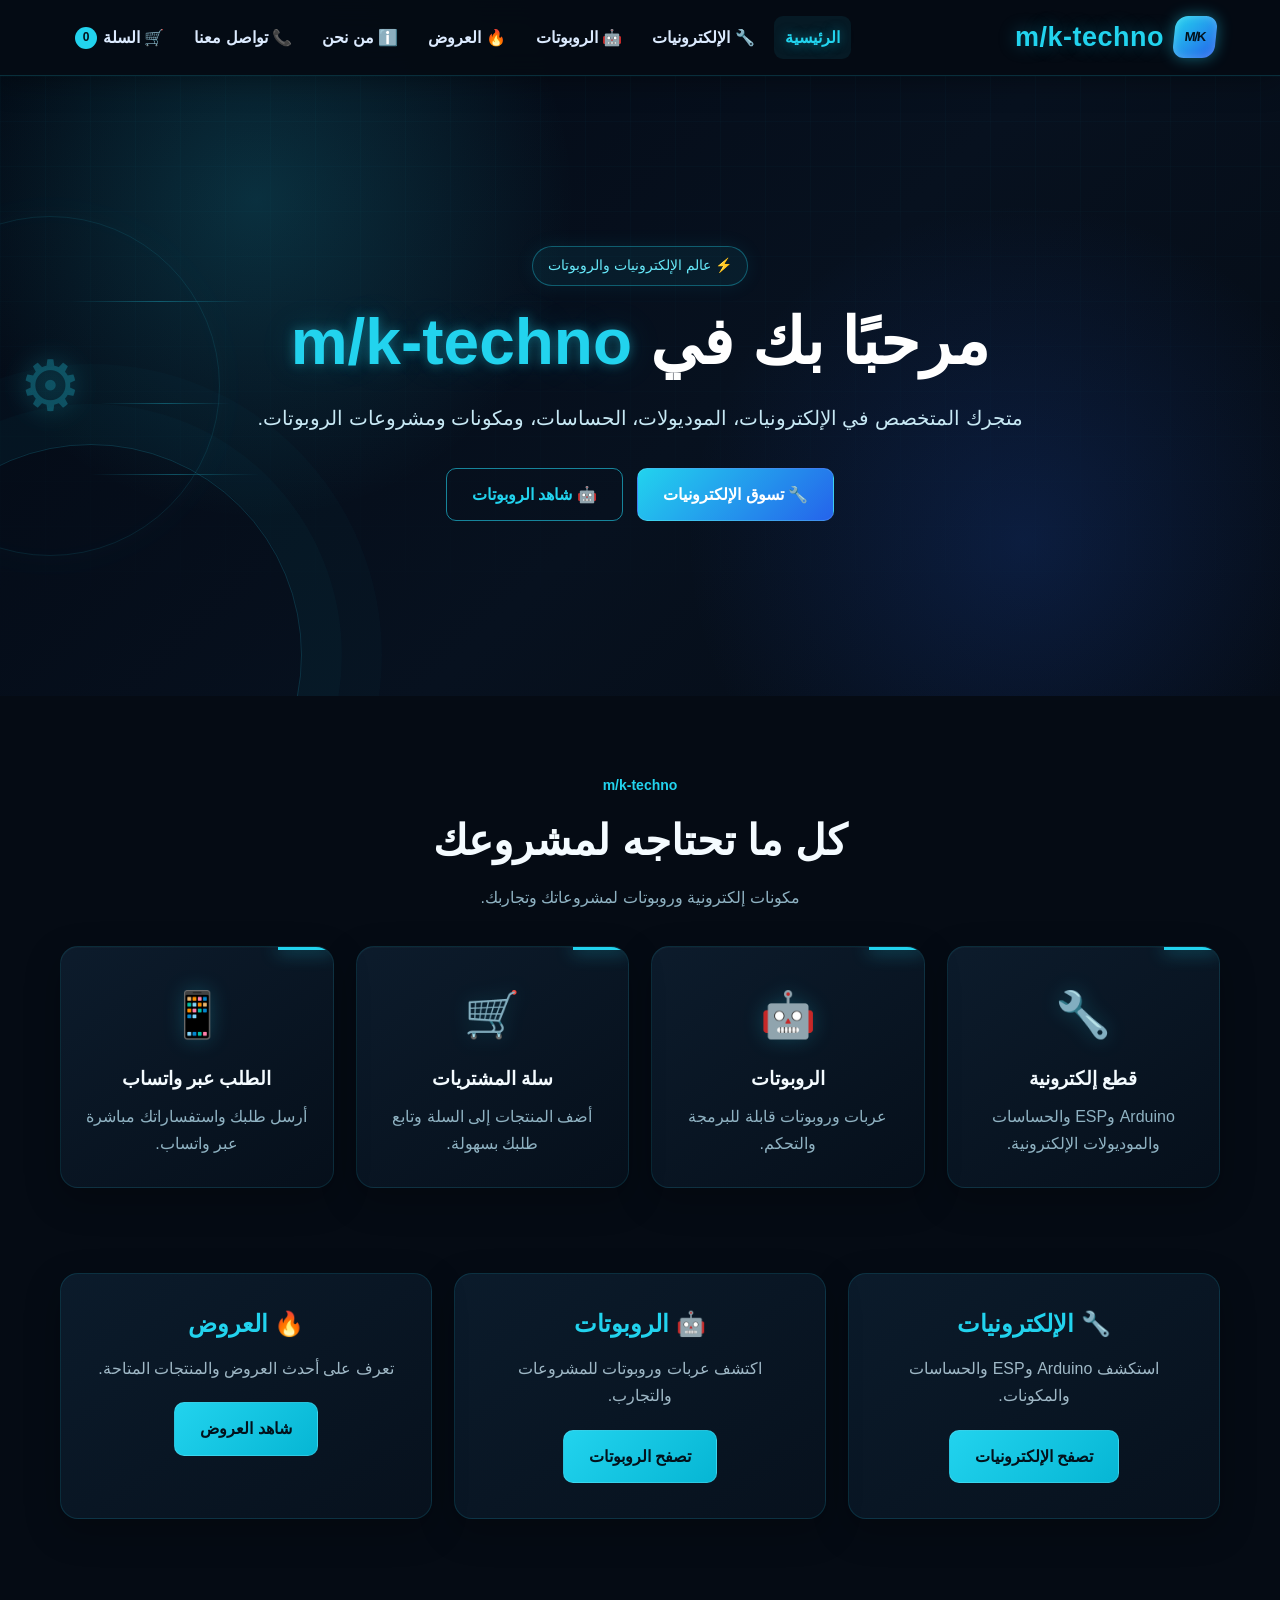
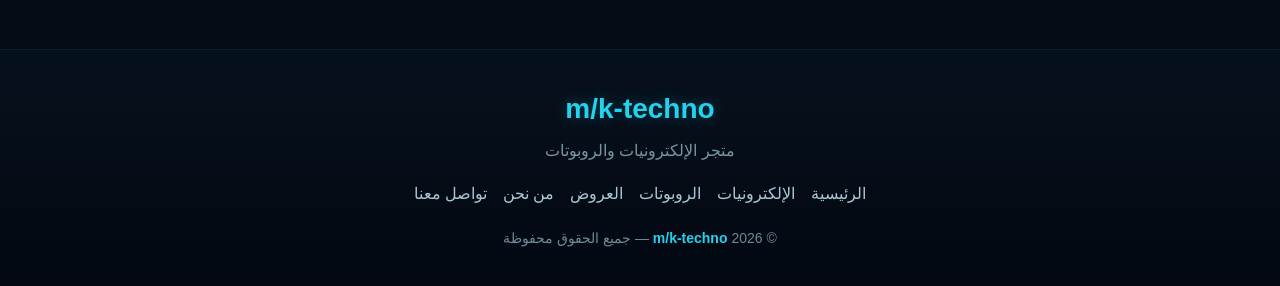
<file: index.html>
<!DOCTYPE html>
<html lang="ar" dir="rtl">

<head>

    <meta charset="UTF-8">

    <meta
        name="viewport"
        content="width=device-width, initial-scale=1.0">

    <!-- ================= SEO ================= -->

    <title>
        m/k-techno | متجر الإلكترونيات والروبوتات في مصر
    </title>

    <meta
        name="description"
        content="m/k-techno متجر متخصص في الإلكترونيات والروبوتات ومكونات Arduino وESP والحساسات والموديولات ومشروعات الروبوتات.">

    <meta
        name="keywords"
        content="m/k-techno, إلكترونيات, روبوتات, Arduino, ESP32, ESP8266, حساسات, موديولات, Robot Car, مصر">

    <meta
        name="author"
        content="m/k-techno">

    <meta
        name="robots"
        content="index, follow">

    <link
        rel="canonical"
        href="https://mk-techno.netlify.app/">


    <!-- ================= Open Graph ================= -->

    <meta
        property="og:type"
        content="website">

    <meta
        property="og:title"
        content="m/k-techno | متجر الإلكترونيات والروبوتات">

    <meta
        property="og:description"
        content="متجر m/k-techno للإلكترونيات والروبوتات ومكونات المشروعات الإلكترونية.">

    <meta
        property="og:url"
        content="https://mk-techno.netlify.app/">

    <meta
        property="og:site_name"
        content="m/k-techno">

    <meta
        property="og:locale"
        content="ar_EG">


    <!-- ================= Twitter ================= -->

    <meta
        name="twitter:card"
        content="summary">

    <meta
        name="twitter:title"
        content="m/k-techno | متجر الإلكترونيات والروبوتات">

    <meta
        name="twitter:description"
        content="اكتشف الإلكترونيات والروبوتات ومكونات المشروعات في m/k-techno.">


    <!-- ================= Theme ================= -->

    <meta
        name="theme-color"
        content="#07111f">


    <!-- ================= Favicon ================= -->

    <link
        rel="icon"
        type="image/png"
        href="favicon.png">

    <link
        rel="shortcut icon"
        type="image/png"
        href="favicon.png">


    <!-- ================= CSS ================= -->

    <link
        rel="stylesheet"
        href="style.css">


    <!-- ================= Structured Data ================= -->

    <script type="application/ld+json">
    {
        "@context": "https://schema.org",
        "@type": "WebSite",
        "name": "m/k-techno",
        "url": "https://mk-techno.netlify.app/",
        "description": "متجر متخصص في الإلكترونيات والروبوتات ومكونات المشروعات الإلكترونية.",
        "inLanguage": "ar-EG"
    }
    </script>

</head>


<body>


<!-- ================= HEADER ================= -->

<header class="site-header">

    <div class="logo">

        <a href="index.html">

            <span class="logo-icon">
                M/K
            </span>

            <span class="logo-text">
                m/k-techno
            </span>

        </a>

    </div>


    <nav
        class="main-nav"
        aria-label="القائمة الرئيسية">

        <a
            href="index.html"
            class="active">

            الرئيسية

        </a>

        <a href="electronics.html">
            🔧 الإلكترونيات
        </a>

        <a href="robots.html">
            🤖 الروبوتات
        </a>

        <a href="offers.html">
            🔥 العروض
        </a>

        <a href="about.html">
            ℹ️ من نحن
        </a>

        <a href="contact.html">
            📞 تواصل معنا
        </a>

        <a
            href="cart.html"
            class="cart-link">

            🛒 السلة

            <span
                id="cartCount"
                class="cart-count">

                0

            </span>

        </a>

    </nav>

</header>



<!-- ================= HERO ================= -->

<section
    class="hero"
    aria-labelledby="hero-title">


    <div class="hero-content">


        <span class="hero-badge">
            ⚡ عالم الإلكترونيات والروبوتات
        </span>


        <h1 id="hero-title">

            مرحبًا بك في

            <span>
                m/k-techno
            </span>

        </h1>


        <p>

            متجرك المتخصص في الإلكترونيات،
            الموديولات، الحساسات،
            ومكونات ومشروعات الروبوتات.

        </p>


        <div class="hero-buttons">

            <a
                href="electronics.html"
                class="btn primary-btn">

                🔧 تسوق الإلكترونيات

            </a>


            <a
                href="robots.html"
                class="btn secondary-btn">

                🤖 شاهد الروبوتات

            </a>

        </div>

    </div>


    <div
        class="hero-tech"
        aria-hidden="true">

        <div class="tech-circle">

            <span>
                ⚙
            </span>

        </div>

        <div class="tech-line line-1"></div>
        <div class="tech-line line-2"></div>
        <div class="tech-line line-3"></div>

    </div>

</section>



<!-- ================= FEATURES ================= -->

<section
    class="features-section"
    aria-labelledby="features-title">


    <div class="section-title">

        <span>
            m/k-techno
        </span>

        <h2 id="features-title">
            كل ما تحتاجه لمشروعك
        </h2>

        <p>
            مكونات إلكترونية وروبوتات
            لمشروعاتك وتجاربك.
        </p>

    </div>


    <div class="features">


        <div class="feature-card">

            <span class="feature-icon">
                🔧
            </span>

            <h3>
                قطع إلكترونية
            </h3>

            <p>
                Arduino وESP والحساسات
                والموديولات الإلكترونية.
            </p>

        </div>


        <div class="feature-card">

            <span class="feature-icon">
                🤖
            </span>

            <h3>
                الروبوتات
            </h3>

            <p>
                عربات وروبوتات قابلة
                للبرمجة والتحكم.
            </p>

        </div>


        <div class="feature-card">

            <span class="feature-icon">
                🛒
            </span>

            <h3>
                سلة المشتريات
            </h3>

            <p>
                أضف المنتجات إلى السلة
                وتابع طلبك بسهولة.
            </p>

        </div>


        <div class="feature-card">

            <span class="feature-icon">
                📱
            </span>

            <h3>
                الطلب عبر واتساب
            </h3>

            <p>
                أرسل طلبك واستفساراتك
                مباشرة عبر واتساب.
            </p>

        </div>


    </div>

</section>



<!-- ================= QUICK LINKS ================= -->

<section
    class="quick-links"
    aria-label="روابط سريعة">


    <div class="quick-card">

        <h2>
            🔧 الإلكترونيات
        </h2>

        <p>
            استكشف Arduino وESP
            والحساسات والمكونات.
        </p>

        <a
            href="electronics.html"
            class="btn">

            تصفح الإلكترونيات

        </a>

    </div>


    <div class="quick-card">

        <h2>
            🤖 الروبوتات
        </h2>

        <p>
            اكتشف عربات وروبوتات
            للمشروعات والتجارب.
        </p>

        <a
            href="robots.html"
            class="btn">

            تصفح الروبوتات

        </a>

    </div>


    <div class="quick-card">

        <h2>
            🔥 العروض
        </h2>

        <p>
            تعرف على أحدث العروض
            والمنتجات المتاحة.
        </p>

        <a
            href="offers.html"
            class="btn">

            شاهد العروض

        </a>

    </div>


</section>



<!-- ================= FOOTER ================= -->

<footer class="site-footer">


    <div class="footer-logo">
        m/k-techno
    </div>


    <p>
        متجر الإلكترونيات والروبوتات
    </p>


    <div class="footer-links">

        <a href="index.html">
            الرئيسية
        </a>

        <a href="electronics.html">
            الإلكترونيات
        </a>

        <a href="robots.html">
            الروبوتات
        </a>

        <a href="offers.html">
            العروض
        </a>

        <a href="about.html">
            من نحن
        </a>

        <a href="contact.html">
            تواصل معنا
        </a>

    </div>


    <div class="copyright">

        © 2026

        <strong>
            m/k-techno
        </strong>

        — جميع الحقوق محفوظة

    </div>

</footer>



<script src="cart.js"></script>

</body>

</html>
</file>
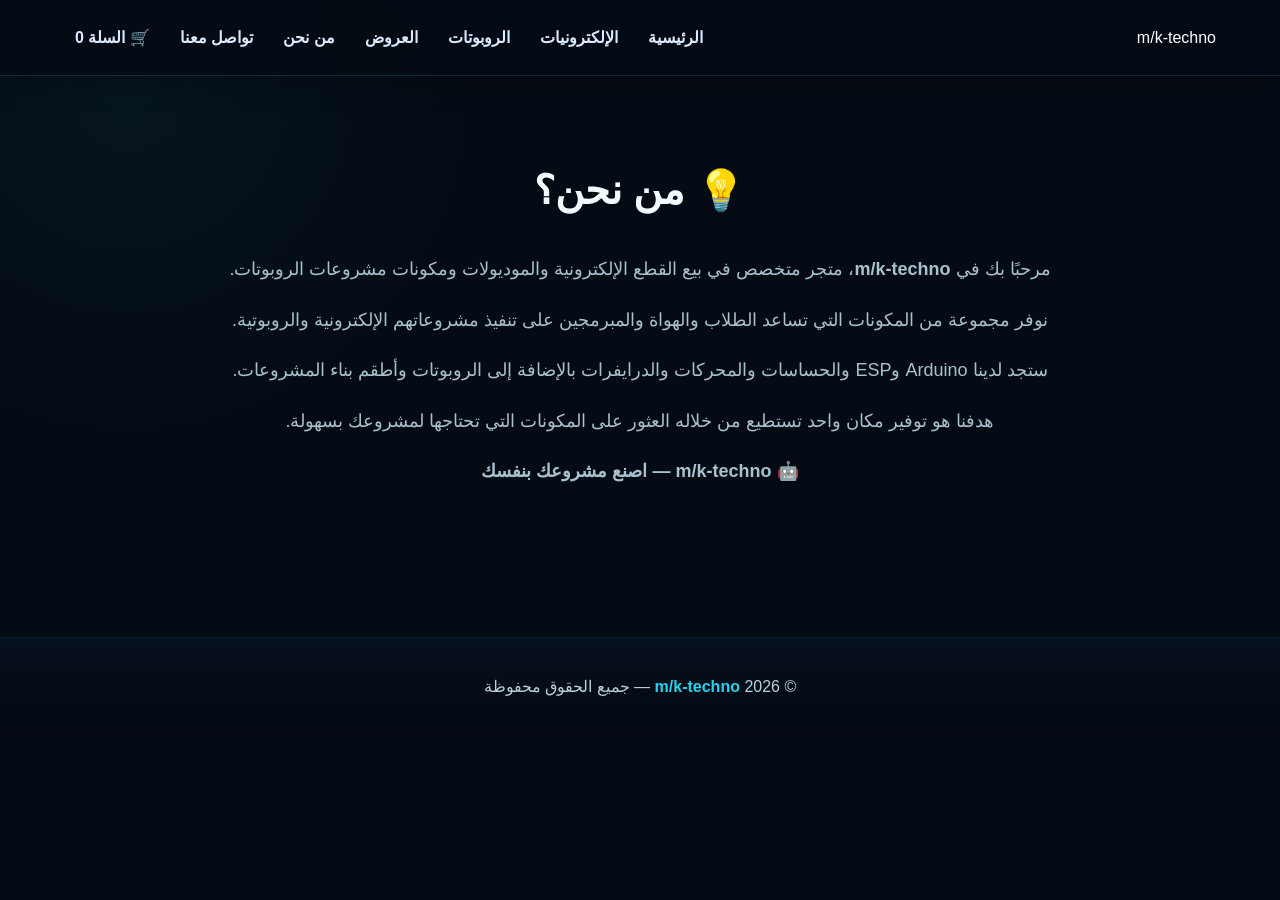
<file: about.html>
<!DOCTYPE html>
<html lang="ar" dir="rtl">

<head>

<meta charset="UTF-8">

<meta
name="viewport"
content="width=device-width, initial-scale=1.0">

<title>
من نحن | m/k-techno
</title>

<link
rel="stylesheet"
href="style.css">

</head>

<body>

<header>

<div class="logo">
m/k-techno
</div>

<nav>

<a href="index.html">
الرئيسية
</a>

<a href="electronics.html">
الإلكترونيات
</a>

<a href="robots.html">
الروبوتات
</a>

<a href="offers.html">
العروض
</a>

<a href="about.html">
من نحن
</a>

<a href="contact.html">
تواصل معنا
</a>

<a href="cart.html">
🛒 السلة
<span id="cartCount">0</span>
</a>

</nav>

</header>


<main class="about">

<h1>
💡 من نحن؟
</h1>

<p>

مرحبًا بك في
<strong>m/k-techno</strong>،

متجر متخصص في بيع القطع الإلكترونية
والموديولات ومكونات مشروعات الروبوتات.

</p>


<p>

نوفر مجموعة من المكونات التي تساعد
الطلاب والهواة والمبرمجين على تنفيذ
مشروعاتهم الإلكترونية والروبوتية.

</p>


<p>

ستجد لدينا Arduino وESP والحساسات
والمحركات والدرايفرات بالإضافة إلى
الروبوتات وأطقم بناء المشروعات.

</p>


<p>

هدفنا هو توفير مكان واحد تستطيع من خلاله
العثور على المكونات التي تحتاجها
لمشروعك بسهولة.

</p>


<p>

🤖
<strong>
m/k-techno — اصنع مشروعك بنفسك
</strong>

</p>

</main>


<footer>

© 2026

<strong>
m/k-techno
</strong>

— جميع الحقوق محفوظة

</footer>


<script src="cart.js"></script>

</body>

</html>
</file>
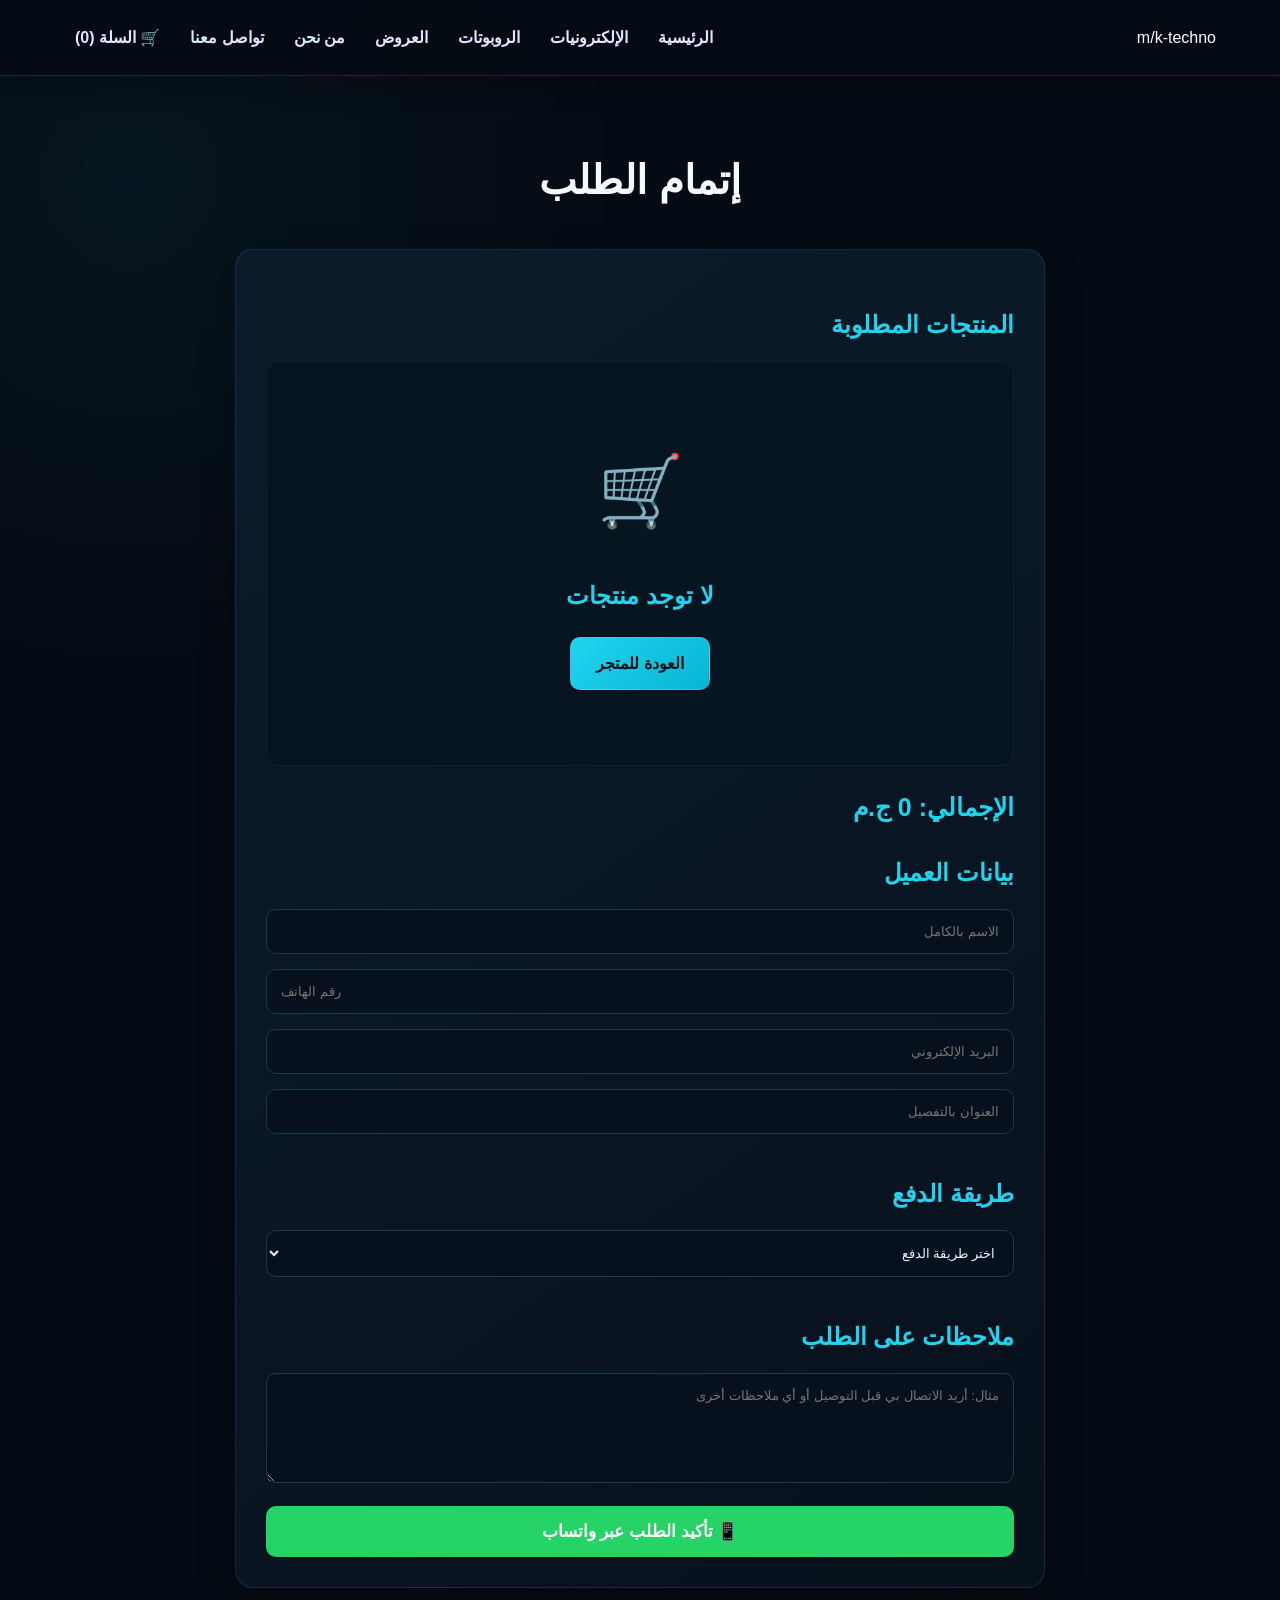
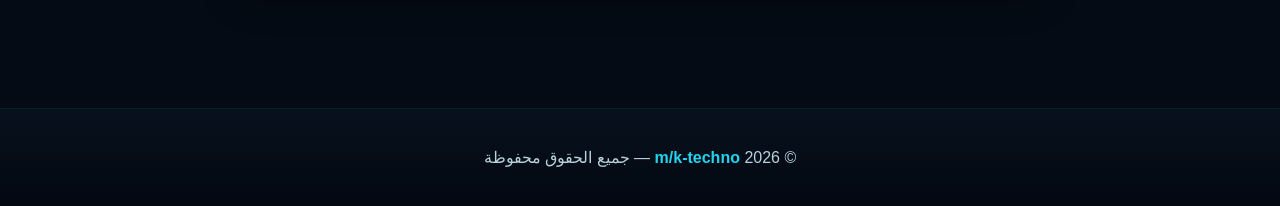
<file: checkout.html>
<!DOCTYPE html>
<html lang="ar" dir="rtl">

<head>

    <meta charset="UTF-8">

    <meta
        name="viewport"
        content="width=device-width, initial-scale=1.0">

    <title>
        إتمام الطلب | m/k-techno
    </title>

    <link
        rel="stylesheet"
        href="style.css">

    <style>

        /* =========================
           بيانات التحويل
           ========================= */

        .payment-info {
            display: none;

            margin-top: 20px;

            padding: 25px;

            border-radius: 18px;

            background:
                linear-gradient(
                    145deg,
                    #0c1b2a,
                    #07111c
                );

            border:
                1px solid rgba(34, 211, 238, .25);

            text-align: center;

            line-height: 1.9;

            box-shadow:
                0 10px 30px rgba(0, 0, 0, .25);

            animation: paymentShow .3s ease;
        }


        @keyframes paymentShow {

            from {
                opacity: 0;
                transform: translateY(-8px);
            }

            to {
                opacity: 1;
                transform: translateY(0);
            }

        }


        .payment-info h3 {

            margin-top: 0;

            margin-bottom: 12px;

            color: #22d3ee;

            font-size: 22px;

        }


        .payment-info p {

            color: #b9d4df;

            margin-bottom: 10px;

        }


        /* رقم التحويل */

        .cash-number {

            display: inline-block;

            margin: 12px 0;

            padding: 12px 25px;

            border-radius: 12px;

            background: #ffffff;

            color: #07111c;

            font-size: 24px;

            font-weight: bold;

            letter-spacing: 2px;

            direction: ltr;

            box-shadow:
                0 5px 20px rgba(0, 0, 0, .2);

        }


        /* عنوان البنك */

        .bank-name {

            margin: 15px 0;

            padding: 15px;

            border-radius: 12px;

            background:
                rgba(34, 211, 238, .07);

            border:
                1px solid rgba(34, 211, 238, .15);

        }


        .bank-name strong {

            display: block;

            color: #22d3ee;

            font-size: 20px;

            margin-bottom: 5px;

        }


        /* الملاحظة */

        .payment-note {

            margin-top: 15px;

            padding: 12px;

            border-radius: 10px;

            background:
                rgba(255, 193, 7, .06);

            border:
                1px solid rgba(255, 193, 7, .15);

            color: #d9e6eb;

            font-size: 14px;

        }


        .payment-warning {

            margin-top: 15px;

            color: #67e8f9;

            font-size: 14px;

        }


        .payment-divider {

            border: 0;

            border-top:
                1px solid rgba(34, 211, 238, .12);

            margin: 22px 0;

        }

    </style>

</head>


<body>


<header>

    <div class="logo">
        m/k-techno
    </div>


    <nav>

        <a href="index.html">
            الرئيسية
        </a>

        <a href="electronics.html">
            الإلكترونيات
        </a>

        <a href="robots.html">
            الروبوتات
        </a>

        <a href="offers.html">
            العروض
        </a>

        <a href="about.html">
            من نحن
        </a>

        <a href="contact.html">
            تواصل معنا
        </a>

        <a href="cart.html">
            🛒 السلة
            (<span id="cartCount">0</span>)
        </a>

    </nav>

</header>



<main class="checkout-page">


    <h1>
        إتمام الطلب
    </h1>



    <div class="checkout-box">


        <!-- ================= المنتجات ================= -->

        <h2>
            المنتجات المطلوبة
        </h2>


        <div
            class="order-products"
            id="checkoutProducts">

            <!-- المنتجات تظهر هنا تلقائيًا -->

        </div>



        <!-- ================= الإجمالي ================= -->

        <div class="order-total">

            الإجمالي:

            <span id="checkoutTotal">
                0
            </span>

            ج.م

        </div>



        <!-- ================= بيانات العميل ================= -->

        <h2>
            بيانات العميل
        </h2>


        <input
            id="customerName"
            type="text"
            placeholder="الاسم بالكامل"
            autocomplete="name"
            required>


        <input
            id="customerPhone"
            type="tel"
            placeholder="رقم الهاتف"
            autocomplete="tel"
            required>


        <input
            id="customerEmail"
            type="email"
            placeholder="البريد الإلكتروني"
            autocomplete="email">


        <input
            id="customerAddress"
            type="text"
            placeholder="العنوان بالتفصيل"
            autocomplete="street-address"
            required>



        <!-- ================= الدفع ================= -->

        <h2>
            طريقة الدفع
        </h2>


        <select
            id="paymentMethod"
            onchange="showPaymentDetails()"
            required>

            <option value="">
                اختر طريقة الدفع
            </option>

            <option value="الدفع عند الاستلام">
                💵 الدفع عند الاستلام
            </option>


            <option value="Vodafone Cash">
                📱 Vodafone Cash
            </option>

        </select>


 

        <div
            id="bankTransfer"
            class="payment-info">





            <p class="payment-note" dir="ltr">

                After completing the bank transfer,
                keep your payment receipt and send
                your order via WhatsApp.

            </p>


        </div>



        <!-- =================================================
             Vodafone Cash
             ================================================= -->

        <div
            id="vodafoneCash"
            class="payment-info">


            <h3>
                📱 التحويل عبر Vodafone Cash
            </h3>


            <p>
                قم بتحويل قيمة الطلب إلى رقم Vodafone Cash التالي:
            </p>


            <div class="cash-number">
                01017865201
            </div>


            <hr class="payment-divider">


            <h3 dir="ltr">
                Vodafone Cash Transfer
            </h3>


            <p dir="ltr">

                Transfer the total order amount
                to this Vodafone Cash number:

            </p>


            <div
                class="cash-number"
                dir="ltr">

                01017865201

            </div>


            <p class="payment-note">

                بعد التحويل، احتفظ بإيصال التحويل
                وأرسل طلبك عبر واتساب.
                سيتم مراجعة عملية الدفع قبل تأكيد الطلب.

            </p>


        </div>



        <!-- ================= الملاحظات ================= -->

        <h2>
            ملاحظات على الطلب
        </h2>


        <textarea
            id="orderNotes"
            placeholder="مثال: أريد الاتصال بي قبل التوصيل أو أي ملاحظات أخرى"></textarea>



        <!-- ================= تأكيد ================= -->

        <button
            type="button"
            class="submit-order"
            onclick="submitOrder()">

            📱 تأكيد الطلب عبر واتساب

        </button>


    </div>

</main>



<footer>

    © 2026

    <strong>
        m/k-techno
    </strong>

    — جميع الحقوق محفوظة

</footer>



<script>

function showPaymentDetails() {

    const paymentMethod =
        document.getElementById("paymentMethod");

    const bankTransfer =
        document.getElementById("bankTransfer");

    const vodafoneCash =
        document.getElementById("vodafoneCash");


    /* إخفاء الاثنين أولاً */

    bankTransfer.style.display = "none";

    vodafoneCash.style.display = "none";


    /* التحويل البنكي */

    if (paymentMethod.value === "تحويل بنكي") {

        bankTransfer.style.display = "block";

    }


    /* Vodafone Cash */

    else if (paymentMethod.value === "Vodafone Cash") {

        vodafoneCash.style.display = "block";

    }

}

</script>



<script src="cart.js"></script>

</body>

</html>
</file>
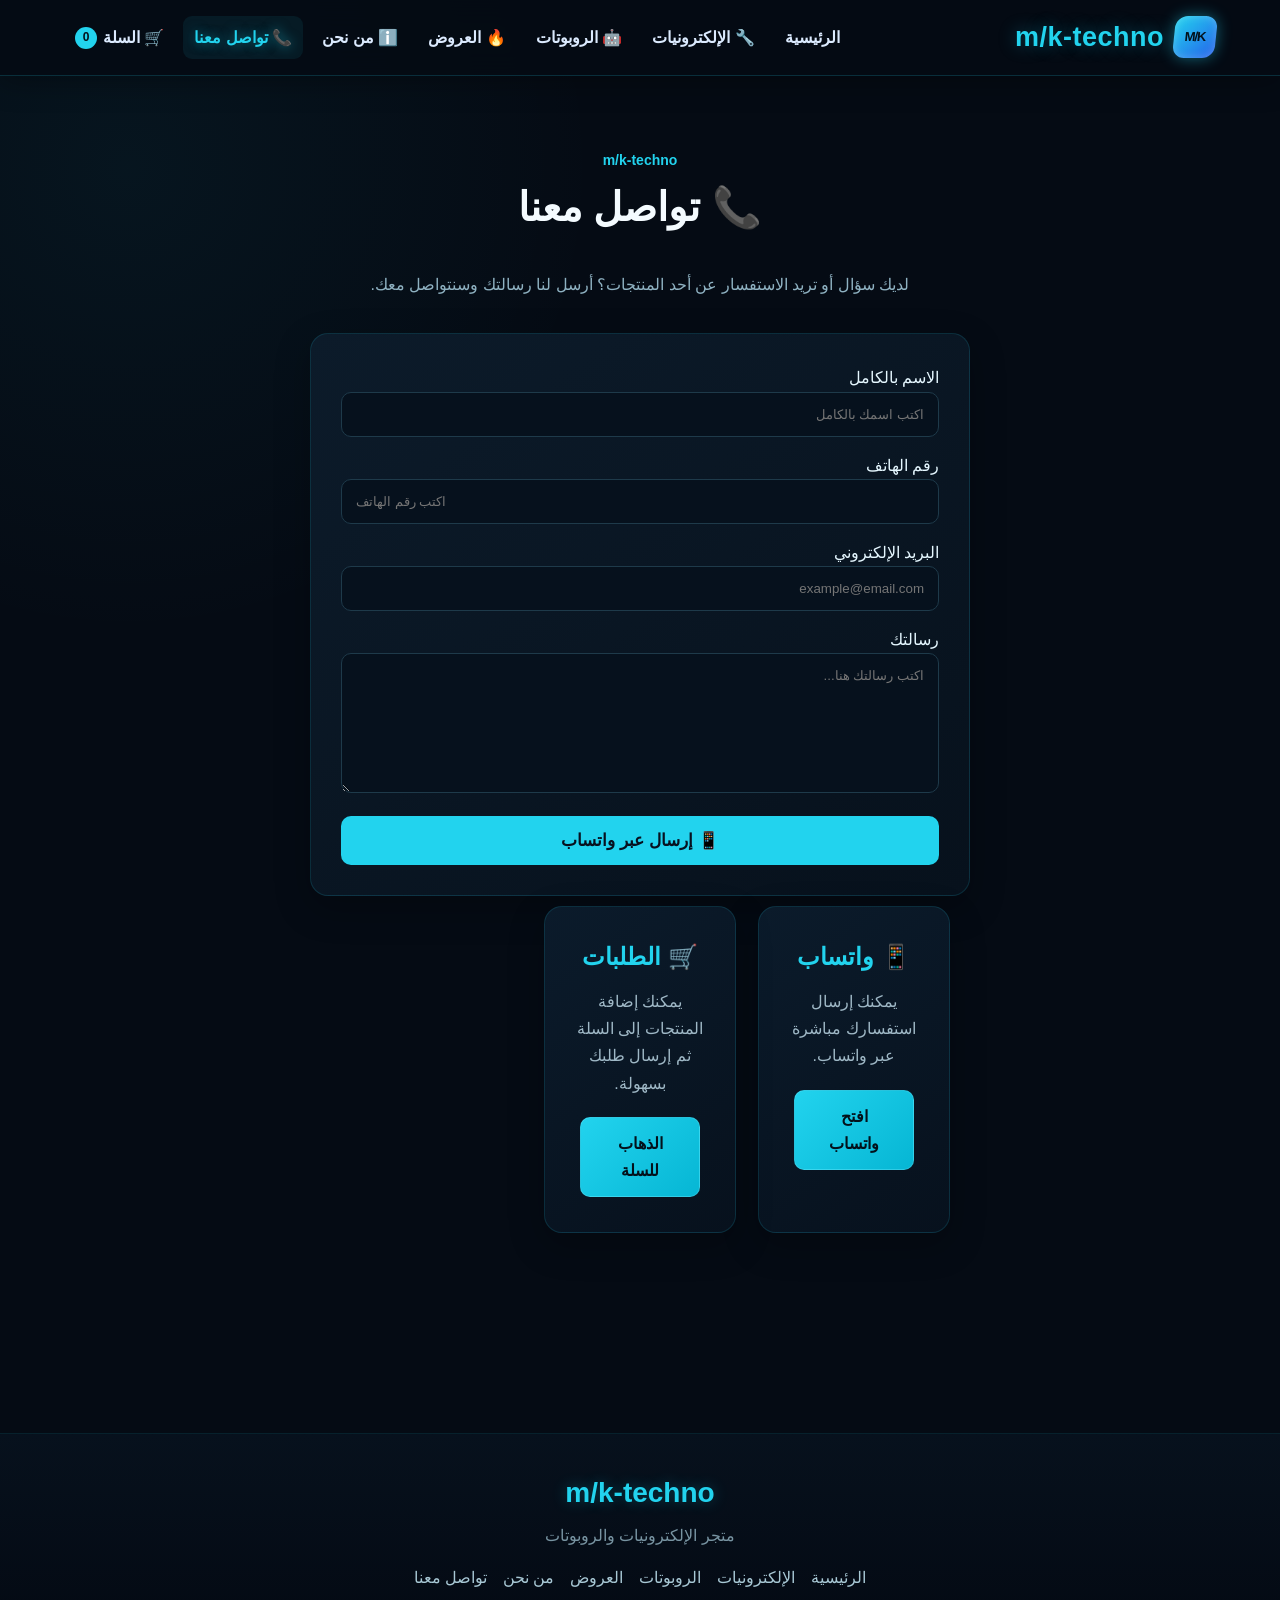
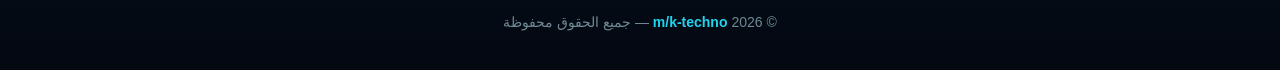
<file: contact.html>
<!DOCTYPE html>
<html lang="ar" dir="rtl">

<head>

    <meta charset="UTF-8">

    <meta
        name="viewport"
        content="width=device-width, initial-scale=1.0">

    <meta
        name="description"
        content="تواصل مع متجر m/k-techno للإلكترونيات والروبوتات.">

    <meta
        name="theme-color"
        content="#07111f">

    <title>
        تواصل معنا | m/k-techno
    </title>


    <!-- Favicon -->

    <link
        rel="icon"
        type="image/png"
        href="favicon.png">

    <link
        rel="shortcut icon"
        type="image/png"
        href="favicon.png">


    <!-- Main CSS -->

    <link
        rel="stylesheet"
        href="style.css">

</head>


<body>


<!-- ================= HEADER ================= -->

<header class="site-header">

    <div class="logo">

        <a href="index.html">

            <span class="logo-icon">
                M/K
            </span>

            <span class="logo-text">
                m/k-techno
            </span>

        </a>

    </div>


    <nav
        class="main-nav"
        aria-label="القائمة الرئيسية">

        <a href="index.html">
            الرئيسية
        </a>

        <a href="electronics.html">
            🔧 الإلكترونيات
        </a>

        <a href="robots.html">
            🤖 الروبوتات
        </a>

        <a href="offers.html">
            🔥 العروض
        </a>

        <a href="about.html">
            ℹ️ من نحن
        </a>

        <a
            href="contact.html"
            class="active">

            📞 تواصل معنا

        </a>

        <a
            href="cart.html"
            class="cart-link">

            🛒 السلة

            <span
                id="cartCount"
                class="cart-count">

                0

            </span>

        </a>

    </nav>

</header>



<!-- ================= CONTACT ================= -->

<main class="contact">


    <div class="section-title">

        <span>
            m/k-techno
        </span>

        <h1>
            📞 تواصل معنا
        </h1>

        <p>
            لديك سؤال أو تريد الاستفسار عن أحد المنتجات؟
            أرسل لنا رسالتك وسنتواصل معك.
        </p>

    </div>


    <form
        onsubmit="sendContact(event)"
        class="contact-form">


        <!-- الاسم -->

        <label for="contactName">
            الاسم بالكامل
        </label>

        <input
            id="contactName"
            type="text"
            placeholder="اكتب اسمك بالكامل"
            autocomplete="name"
            required>


        <!-- الهاتف -->

        <label for="contactPhone">
            رقم الهاتف
        </label>

        <input
            id="contactPhone"
            type="tel"
            placeholder="اكتب رقم الهاتف"
            autocomplete="tel"
            required>


        <!-- البريد -->

        <label for="contactEmail">
            البريد الإلكتروني
        </label>

        <input
            id="contactEmail"
            type="email"
            placeholder="example@email.com"
            autocomplete="email">


        <!-- الرسالة -->

        <label for="contactMessage">
            رسالتك
        </label>

        <textarea
            id="contactMessage"
            placeholder="اكتب رسالتك هنا..."
            required></textarea>


        <!-- إرسال -->

        <button
            type="submit"
            class="submit-order">

            📱 إرسال عبر واتساب

        </button>

    </form>


    <!-- معلومات التواصل -->

    <div class="quick-links">


        <div class="quick-card">

            <h2>
                📱 واتساب
            </h2>

            <p>
                يمكنك إرسال استفسارك مباشرة
                عبر واتساب.
            </p>

            <a
                href="https://wa.me/201017865201"
                target="_blank"
                rel="noopener noreferrer"
                class="btn">

                افتح واتساب

            </a>

        </div>


        <div class="quick-card">

            <h2>
                🛒 الطلبات
            </h2>

            <p>
                يمكنك إضافة المنتجات إلى السلة
                ثم إرسال طلبك بسهولة.
            </p>

            <a
                href="cart.html"
                class="btn">

                الذهاب للسلة

            </a>

        </div>


    </div>

</main>



<!-- ================= FOOTER ================= -->

<footer class="site-footer">


    <div class="footer-logo">
        m/k-techno
    </div>


    <p>
        متجر الإلكترونيات والروبوتات
    </p>


    <div class="footer-links">

        <a href="index.html">
            الرئيسية
        </a>

        <a href="electronics.html">
            الإلكترونيات
        </a>

        <a href="robots.html">
            الروبوتات
        </a>

        <a href="offers.html">
            العروض
        </a>

        <a href="about.html">
            من نحن
        </a>

        <a href="contact.html">
            تواصل معنا
        </a>

    </div>


    <div class="copyright">

        © 2026

        <strong>
            m/k-techno
        </strong>

        — جميع الحقوق محفوظة

    </div>

</footer>



<!-- ================= CART JS ================= -->

<script src="cart.js"></script>


</body>

</html>
</file>
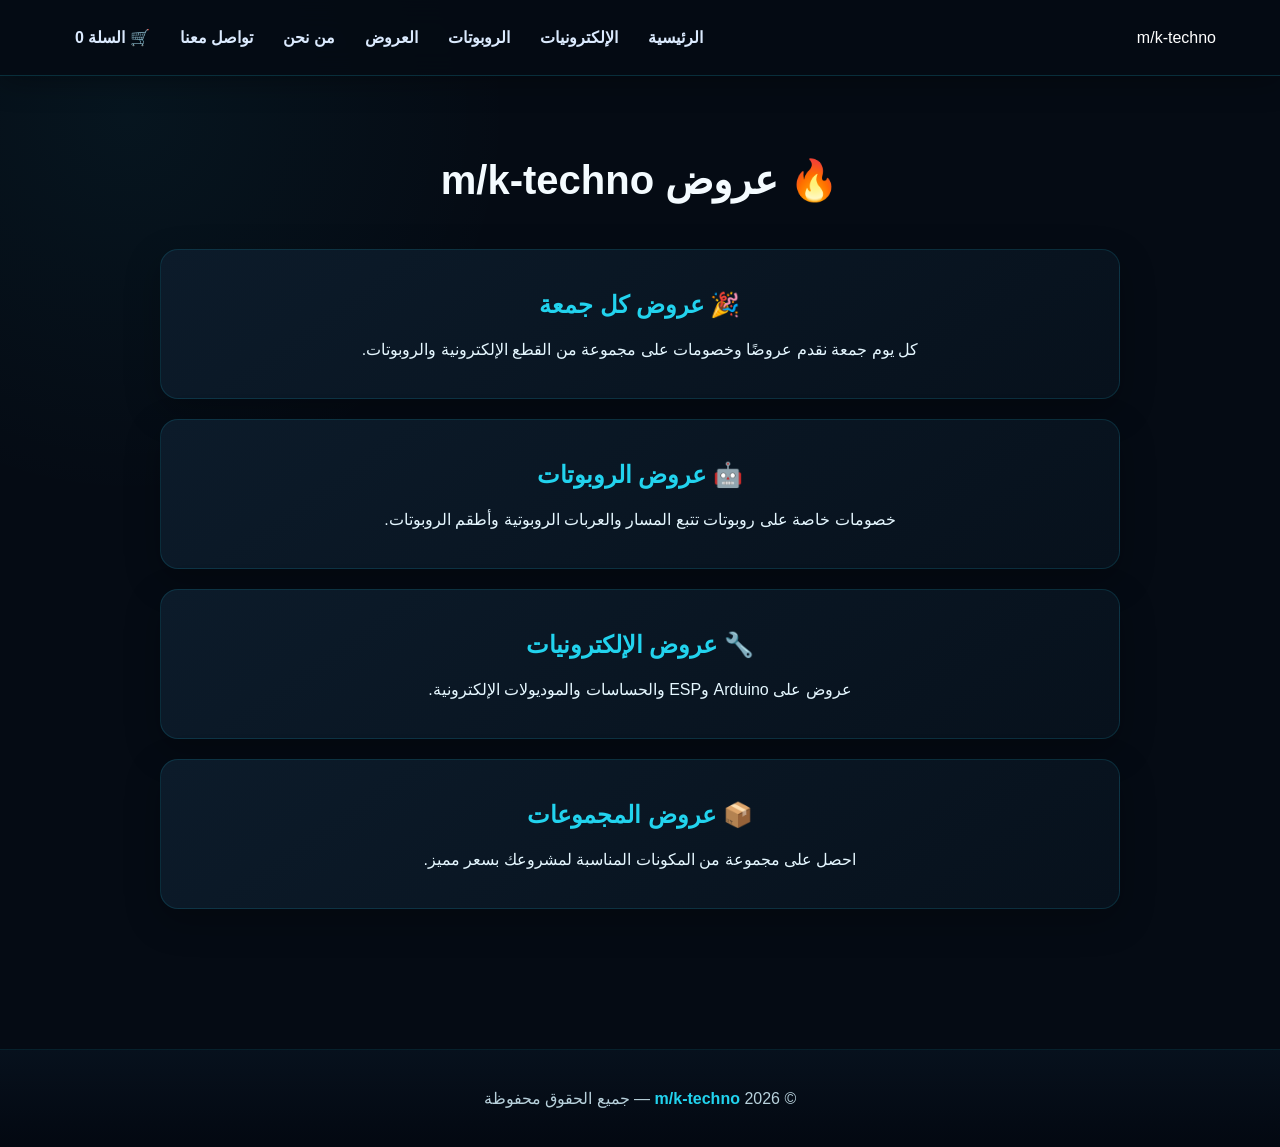
<file: offers.html>
<!DOCTYPE html>
<html lang="ar" dir="rtl">

<head>

<meta charset="UTF-8">

<meta
name="viewport"
content="width=device-width, initial-scale=1.0">

<title>
العروض | m/k-techno
</title>

<link
rel="stylesheet"
href="style.css">

</head>

<body>

<header>

<div class="logo">
m/k-techno
</div>

<nav>

<a href="index.html">
الرئيسية
</a>

<a href="electronics.html">
الإلكترونيات
</a>

<a href="robots.html">
الروبوتات
</a>

<a href="offers.html">
العروض
</a>

<a href="about.html">
من نحن
</a>

<a href="contact.html">
تواصل معنا
</a>

<a href="cart.html">
🛒 السلة
<span id="cartCount">0</span>
</a>

</nav>

</header>


<main class="offers">

<h1>
🔥 عروض m/k-techno
</h1>


<div class="offer-card">

<h2>
🎉 عروض كل جمعة
</h2>

<p>
كل يوم جمعة نقدم عروضًا وخصومات
على مجموعة من القطع الإلكترونية
والروبوتات.
</p>

</div>


<div class="offer-card">

<h2>
🤖 عروض الروبوتات
</h2>

<p>
خصومات خاصة على روبوتات
تتبع المسار والعربات الروبوتية
وأطقم الروبوتات.
</p>

</div>


<div class="offer-card">

<h2>
🔧 عروض الإلكترونيات
</h2>

<p>
عروض على Arduino وESP والحساسات
والموديولات الإلكترونية.
</p>

</div>


<div class="offer-card">

<h2>
📦 عروض المجموعات
</h2>

<p>
احصل على مجموعة من المكونات
المناسبة لمشروعك بسعر مميز.
</p>

</div>

</main>


<footer>

© 2026

<strong>
m/k-techno
</strong>

— جميع الحقوق محفوظة

</footer>


<script src="cart.js"></script>

</body>

</html>
</file>
<file: style.css>
/* =========================================================
   m/k-techno — Professional Tech Theme
   Dark / Cyan / Electric Blue
   Compatible with the existing pages and new index.html
   ========================================================= */

* {
    box-sizing: border-box;
    margin: 0;
    padding: 0;
}

html {
    scroll-behavior: smooth;
}

body {
    font-family: Arial, Tahoma, sans-serif;
    direction: rtl;
    background:
        radial-gradient(circle at 10% 10%, rgba(34, 211, 238, 0.05), transparent 25%),
        #050b14;
    color: #e5f7ff;
    line-height: 1.7;
    min-height: 100vh;
}

/* ================= HEADER ================= */

header,
.site-header {
    background: rgba(5, 11, 20, 0.92);
    color: white;
    min-height: 76px;
    padding: 12px 5%;
    display: flex;
    align-items: center;
    justify-content: space-between;
    gap: 20px;
    position: sticky;
    top: 0;
    z-index: 1000;
    border-bottom: 1px solid rgba(34, 211, 238, 0.18);
    box-shadow: 0 4px 30px rgba(0, 0, 0, .35);
    backdrop-filter: blur(14px);
}

/* ================= LOGO ================= */

.logo {
    white-space: nowrap;
}

.logo a {
    color: #fff;
    text-decoration: none;
    display: flex;
    align-items: center;
    gap: 10px;
}

.logo-icon {
    width: 42px;
    height: 42px;
    display: inline-flex;
    align-items: center;
    justify-content: center;
    border-radius: 12px;
    color: #03111b;
    font-size: 13px;
    font-weight: 900;
    letter-spacing: -1px;
    background: linear-gradient(135deg, #22d3ee, #2563eb);
    box-shadow:
        0 0 15px rgba(34, 211, 238, .45),
        inset 0 0 8px rgba(255, 255, 255, .25);
    transform: skew(-6deg);
}

.logo-text {
    color: #22d3ee;
    font-size: 27px;
    font-weight: bold;
    letter-spacing: .5px;
    text-shadow: 0 0 18px rgba(34, 211, 238, .35);
}

/* ================= NAVIGATION ================= */

nav,
.main-nav {
    display: flex;
    align-items: center;
    justify-content: center;
    gap: 8px;
    flex-wrap: wrap;
}

nav a {
    color: #dbeafe;
    text-decoration: none;
    font-weight: bold;
    padding: 8px 11px;
    border-radius: 9px;
    transition: .3s;
}

nav a:hover,
nav a.active {
    color: #22d3ee;
    background: rgba(34, 211, 238, .08);
    text-shadow: 0 0 12px rgba(34, 211, 238, .5);
}

.cart-link {
    display: inline-flex;
    align-items: center;
    gap: 6px;
}

.cart-count {
    min-width: 22px;
    height: 22px;
    padding: 0 6px;
    display: inline-flex;
    align-items: center;
    justify-content: center;
    border-radius: 50px;
    background: #22d3ee;
    color: #04111a;
    font-size: 12px;
    font-weight: 900;
}

/* ================= BUTTONS ================= */

button,
.btn {
    cursor: pointer;
    transition: .3s;
}

.btn {
    display: inline-block;
    text-decoration: none;
    background: linear-gradient(135deg, #22d3ee, #06b6d4);
    color: #03111b;
    padding: 12px 25px;
    border-radius: 10px;
    font-weight: bold;
    margin: 5px;
    border: 1px solid rgba(255, 255, 255, .12);
    box-shadow: 0 0 0 rgba(34, 211, 238, 0);
}

.btn:hover {
    transform: translateY(-3px);
    box-shadow: 0 8px 25px rgba(34, 211, 238, .28);
}

.primary-btn {
    background: linear-gradient(135deg, #22d3ee, #2563eb);
    color: white;
}

.secondary-btn {
    background: transparent;
    color: #22d3ee;
    border: 1px solid rgba(34, 211, 238, .6);
}

/* ================= HERO ================= */

.hero {
    min-height: 620px;
    padding: 80px 20px;
    display: flex;
    align-items: center;
    justify-content: center;
    text-align: center;
    color: white;
    position: relative;
    overflow: hidden;
    isolation: isolate;

    background:
        radial-gradient(circle at 20% 20%,
            rgba(34, 211, 238, .18),
            transparent 28%),
        radial-gradient(circle at 80% 75%,
            rgba(37, 99, 235, .18),
            transparent 30%),
        linear-gradient(135deg, #030914, #07111f 55%, #050b14);
}

.hero::before {
    content: "";
    position: absolute;
    inset: 0;
    opacity: .14;
    background-image:
        linear-gradient(rgba(34, 211, 238, .18) 1px, transparent 1px),
        linear-gradient(90deg, rgba(34, 211, 238, .18) 1px, transparent 1px);
    background-size: 45px 45px;
    mask-image: linear-gradient(to bottom, black, transparent);
    z-index: -2;
}

.hero::after {
    content: "";
    position: absolute;
    width: 420px;
    height: 420px;
    border: 1px solid rgba(34, 211, 238, .18);
    border-radius: 50%;
    left: -120px;
    bottom: -170px;
    box-shadow:
        0 0 0 40px rgba(34, 211, 238, .025),
        0 0 0 80px rgba(34, 211, 238, .018);
    z-index: -1;
}

.hero-content {
    max-width: 850px;
    position: relative;
    z-index: 2;
}

.hero-badge {
    display: inline-block;
    margin-bottom: 18px;
    padding: 7px 15px;
    border: 1px solid rgba(34, 211, 238, .35);
    border-radius: 50px;
    color: #67e8f9;
    background: rgba(34, 211, 238, .07);
    box-shadow: 0 0 20px rgba(34, 211, 238, .08);
    font-size: 14px;
}

.hero h1 {
    font-size: clamp(38px, 6vw, 64px);
    line-height: 1.2;
    margin-bottom: 20px;
    font-weight: 900;
}

.hero h1 span {
    color: #22d3ee;
    text-shadow:
        0 0 12px rgba(34, 211, 238, .4),
        0 0 35px rgba(34, 211, 238, .18);
}

.hero p {
    max-width: 800px;
    margin: auto;
    color: #c7e8f4;
    font-size: 20px;
}

.hero-buttons {
    margin-top: 28px;
}

.hero-tech {
    position: absolute;
    width: 340px;
    height: 340px;
    left: -120px;
    top: 50%;
    transform: translateY(-50%);
    opacity: .32;
    pointer-events: none;
}

.tech-circle {
    width: 100%;
    height: 100%;
    border: 1px solid rgba(34, 211, 238, .35);
    border-radius: 50%;
    display: flex;
    align-items: center;
    justify-content: center;
    box-shadow:
        0 0 50px rgba(34, 211, 238, .08),
        inset 0 0 40px rgba(34, 211, 238, .04);
    animation: rotateTech 18s linear infinite;
}

.tech-circle span {
    font-size: 70px;
    color: #22d3ee;
    text-shadow: 0 0 25px #22d3ee;
}

.tech-line {
    position: absolute;
    height: 1px;
    background: linear-gradient(90deg, transparent, #22d3ee, transparent);
}

.line-1 {
    width: 180px;
    top: 25%;
    right: -30px;
}

.line-2 {
    width: 130px;
    top: 55%;
    right: -10px;
}

.line-3 {
    width: 170px;
    top: 76%;
    right: -40px;
}

@keyframes rotateTech {
    from { transform: rotate(0deg); }
    to { transform: rotate(360deg); }
}

/* ================= SECTION TITLES ================= */

.section-title {
    text-align: center;
    max-width: 800px;
    margin: 0 auto 35px;
}

.section-title > span {
    color: #22d3ee;
    font-weight: bold;
    font-size: 14px;
}

.section-title h2 {
    font-size: clamp(28px, 4vw, 42px);
    margin: 7px 0;
    color: #f4fbff;
}

.section-title p {
    color: #8fb2c2;
}

/* ================= FEATURES ================= */

.features-section {
    max-width: 1200px;
    margin: auto;
    padding: 75px 20px;
}

.features {
    max-width: 1200px;
    margin: auto;
    padding: 0;

    display: grid;
    grid-template-columns: repeat(auto-fit, minmax(220px, 1fr));
    gap: 22px;
}

.features > div,
.feature-card {
    background:
        linear-gradient(145deg,
            rgba(13, 29, 45, .95),
            rgba(6, 16, 27, .95));
    color: #e5f7ff;
    text-align: center;
    padding: 30px 20px;
    border-radius: 18px;
    border: 1px solid rgba(34, 211, 238, .12);
    box-shadow:
        0 12px 35px rgba(0, 0, 0, .25),
        inset 0 1px rgba(255, 255, 255, .025);
    transition: .3s;
    position: relative;
    overflow: hidden;
}

.features > div::before,
.feature-card::before {
    content: "";
    position: absolute;
    top: 0;
    right: 0;
    width: 55px;
    height: 3px;
    background: #22d3ee;
    box-shadow: 0 0 18px #22d3ee;
}

.features > div:hover,
.feature-card:hover {
    transform: translateY(-8px);
    border-color: rgba(34, 211, 238, .42);
    box-shadow:
        0 18px 40px rgba(0, 0, 0, .3),
        0 0 25px rgba(34, 211, 238, .07);
}

.features span,
.feature-icon {
    display: block;
    font-size: 45px;
    margin-bottom: 10px;
    filter: drop-shadow(0 0 10px rgba(34, 211, 238, .22));
}

.feature-card h3,
.features h3 {
    color: #f4fbff;
    margin-bottom: 8px;
}

.feature-card p,
.features p {
    color: #8fb2c2;
}

/* ================= QUICK LINKS ================= */

.quick-links {
    max-width: 1200px;
    margin: auto;
    padding: 10px 20px 80px;
    display: grid;
    grid-template-columns: repeat(3, 1fr);
    gap: 22px;
}

.quick-card {
    padding: 30px;
    border-radius: 18px;
    border: 1px solid rgba(34, 211, 238, .14);
    background: linear-gradient(145deg, #0b1b2b, #07111d);
    box-shadow: 0 12px 35px rgba(0, 0, 0, .25);
    text-align: center;
    transition: .3s;
}

.quick-card:hover {
    transform: translateY(-6px);
    border-color: rgba(34, 211, 238, .45);
}

.quick-card h2 {
    color: #22d3ee;
    margin-bottom: 10px;
}

.quick-card p {
    color: #9fb8c6;
    margin-bottom: 15px;
}

/* ================= PRODUCTS ================= */

.products-section {
    max-width: 1200px;
    margin: auto;
    padding: 70px 20px;
}

.products-section > h1 {
    text-align: center;
    font-size: 40px;
    margin-bottom: 40px;
    color: #f4fbff;
}

.products {
    display: grid;
    grid-template-columns: repeat(auto-fit, minmax(230px, 1fr));
    gap: 25px;
}

.product {
    background: linear-gradient(145deg, #0c1b2a, #07111c);
    color: #e5f7ff;
    padding: 20px;
    border-radius: 18px;
    text-align: center;
    border: 1px solid rgba(34, 211, 238, .12);
    box-shadow: 0 12px 30px rgba(0, 0, 0, .25);
    transition: .3s;
}

.product:hover {
    transform: translateY(-8px);
    border-color: rgba(34, 211, 238, .4);
}

.product-icon {
    height: 170px;
    display: flex;
    align-items: center;
    justify-content: center;
    background: linear-gradient(135deg, #071c2a, #0d1830);
    border-radius: 15px;
    font-size: 70px;
    margin-bottom: 20px;
    border: 1px solid rgba(34, 211, 238, .1);
}

.product h2 {
    font-size: 22px;
}

.product p {
    color: #8faebe;
    margin: 10px 0;
    min-height: 55px;
}

.product strong {
    display: block;
    color: #22d3ee;
    font-size: 23px;
    margin: 15px 0;
}

.product button {
    width: 100%;
    border: none;
    background: #101e2d;
    color: white;
    padding: 13px;
    border-radius: 10px;
    font-weight: bold;
    border: 1px solid rgba(34, 211, 238, .18);
}

.product button:hover {
    background: #22d3ee;
    color: #07111f;
}

/* ================= OFFERS ================= */

.offers {
    max-width: 1000px;
    margin: auto;
    padding: 70px 20px;
    text-align: center;
}

.offers h1 {
    font-size: 40px;
    margin-bottom: 35px;
    color: #f4fbff;
}

.offer-card {
    background: linear-gradient(145deg, #0c1b2a, #07111c);
    padding: 35px;
    margin: 20px 0;
    border-radius: 18px;
    border: 1px solid rgba(34, 211, 238, .14);
    box-shadow: 0 12px 35px rgba(0, 0, 0, .25);
    transition: .3s;
}

.offer-card:hover {
    transform: translateY(-5px);
    border-color: rgba(34, 211, 238, .4);
}

.offer-card h2 {
    color: #22d3ee;
    margin-bottom: 10px;
}

/* ================= ABOUT ================= */

.about {
    max-width: 900px;
    margin: auto;
    padding: 80px 20px;
    text-align: center;
}

.about h1 {
    font-size: 40px;
    margin-bottom: 30px;
    color: #f4fbff;
}

.about p {
    font-size: 18px;
    margin-bottom: 20px;
    color: #a7c1cd;
}

/* ================= CONTACT ================= */

.contact {
    max-width: 700px;
    margin: auto;
    padding: 70px 20px;
}

.contact h1 {
    text-align: center;
    margin-bottom: 30px;
    font-size: 40px;
    color: #f4fbff;
}

.contact form {
    background: linear-gradient(145deg, #0c1b2a, #07111c);
    padding: 30px;
    border-radius: 18px;
    border: 1px solid rgba(34, 211, 238, .14);
    box-shadow: 0 12px 35px rgba(0, 0, 0, .25);
}

.contact input,
.contact textarea {
    width: 100%;
    padding: 14px;
    border: 1px solid #1e3a4a;
    background: #06111d;
    color: #e5f7ff;
    border-radius: 10px;
    margin-bottom: 15px;
    font-family: inherit;
    outline: none;
}

.contact input:focus,
.contact textarea:focus {
    border-color: #22d3ee;
    box-shadow: 0 0 0 3px rgba(34, 211, 238, .08);
}

.contact textarea {
    min-height: 140px;
    resize: vertical;
}

.contact button {
    width: 100%;
    border: none;
    background: #22d3ee;
    color: #07111f;
    padding: 14px;
    border-radius: 10px;
    font-weight: bold;
}

.contact button:hover {
    box-shadow: 0 8px 25px rgba(34, 211, 238, .25);
    transform: translateY(-2px);
}

/* ================= CART ================= */

.cart-page {
    max-width: 1000px;
    margin: auto;
    padding: 70px 20px;
}

.cart-page h1 {
    text-align: center;
    font-size: 40px;
    margin-bottom: 35px;
    color: #f4fbff;
}

.cart-container {
    background: linear-gradient(145deg, #0c1b2a, #07111c);
    padding: 25px;
    border-radius: 18px;
    border: 1px solid rgba(34, 211, 238, .14);
    box-shadow: 0 12px 35px rgba(0, 0, 0, .25);
}

.cart-row {
    display: flex;
    align-items: center;
    gap: 20px;
    padding: 20px 0;
    border-bottom: 1px solid #173142;
}

.cart-info {
    flex: 1;
}

.cart-price {
    color: #22d3ee;
    font-weight: bold;
}

.quantity {
    display: flex;
    align-items: center;
    gap: 8px;
}

.quantity button {
    width: 34px;
    height: 34px;
    border: none;
    border-radius: 7px;
    background: #102333;
    color: white;
}

.quantity button:hover {
    background: #22d3ee;
    color: #07111f;
}

.quantity span {
    min-width: 30px;
    text-align: center;
    font-weight: bold;
}

.remove {
    border: none;
    background: #dc3545;
    color: white;
    padding: 8px 12px;
    border-radius: 8px;
}

.cart-summary {
    margin-top: 30px;
    display: flex;
    justify-content: space-between;
    align-items: center;
    gap: 20px;
    flex-wrap: wrap;
}

.cart-total {
    font-size: 24px;
    font-weight: bold;
    color: #f4fbff;
}

.checkout-btn {
    display: inline-block;
    text-decoration: none;
    background: #22d3ee;
    color: #07111f;
    padding: 14px 25px;
    border-radius: 10px;
    font-weight: bold;
}

/* ================= CHECKOUT ================= */

.checkout-page {
    max-width: 850px;
    margin: auto;
    padding: 70px 20px;
}

.checkout-page h1 {
    text-align: center;
    font-size: 40px;
    margin-bottom: 35px;
    color: #f4fbff;
}

.checkout-box {
    background: linear-gradient(145deg, #0c1b2a, #07111c);
    padding: 30px;
    border-radius: 18px;
    border: 1px solid rgba(34, 211, 238, .14);
    box-shadow: 0 12px 35px rgba(0, 0, 0, .25);
}

.checkout-box h2 {
    margin: 25px 0 15px;
    color: #22d3ee;
}

.checkout-box input,
.checkout-box select,
.checkout-box textarea {
    width: 100%;
    padding: 14px;
    border: 1px solid #1e3a4a;
    background: #06111d;
    color: #e5f7ff;
    border-radius: 10px;
    margin-bottom: 15px;
    font-family: inherit;
    outline: none;
}

.checkout-box input:focus,
.checkout-box select:focus,
.checkout-box textarea:focus {
    border-color: #22d3ee;
    box-shadow: 0 0 0 3px rgba(34, 211, 238, .08);
}

.checkout-box textarea {
    min-height: 110px;
    resize: vertical;
}

.order-products {
    background: #071521;
    padding: 20px;
    border-radius: 12px;
    border: 1px solid rgba(34, 211, 238, .08);
}

.order-product {
    display: flex;
    justify-content: space-between;
    padding: 10px 0;
    border-bottom: 1px solid #173142;
}

.order-total {
    color: #22d3ee;
    font-size: 25px;
    font-weight: bold;
    margin: 20px 0;
}

.submit-order {
    width: 100%;
    border: none;
    background: #25d366;
    color: white;
    padding: 15px;
    border-radius: 10px;
    font-size: 17px;
    font-weight: bold;
}

.submit-order:hover {
    background: #128c7e;
    transform: translateY(-2px);
}

/* ================= EMPTY CART ================= */

.empty-cart {
    text-align: center;
    padding: 50px 20px;
    color: #9fb8c6;
}

.empty-cart-icon {
    font-size: 70px;
}

/* ================= FOOTER ================= */

footer,
.site-footer {
    margin-top: 50px;
    background:
        linear-gradient(180deg, #07111d, #030811);
    color: #b8d1dc;
    text-align: center;
    padding: 35px 20px;
    border-top: 1px solid rgba(34, 211, 238, .12);
}

.site-footer .footer-logo {
    color: #22d3ee;
    font-size: 28px;
    font-weight: 900;
    margin-bottom: 5px;
    text-shadow: 0 0 15px rgba(34, 211, 238, .3);
}

.site-footer p {
    color: #7894a2;
    margin-bottom: 15px;
}

.footer-links {
    display: flex;
    justify-content: center;
    flex-wrap: wrap;
    gap: 16px;
    margin: 15px 0 20px;
}

.footer-links a {
    color: #a8c8d5;
    text-decoration: none;
    transition: .3s;
}

.footer-links a:hover {
    color: #22d3ee;
}

footer strong {
    color: #22d3ee;
}

.copyright {
    color: #6f8995;
    font-size: 14px;
}

/* ================= MESSAGE ================= */

.cart-message {
    position: fixed;
    bottom: 25px;
    right: 25px;
    background: #0b1a29;
    color: white;
    padding: 14px 20px;
    border-radius: 10px;
    border: 1px solid rgba(34, 211, 238, .25);
    z-index: 9999;
    box-shadow: 0 8px 25px rgba(0, 0, 0, .35);
}

/* ================= SELECTION / SCROLLBAR ================= */

::selection {
    background: #22d3ee;
    color: #04111a;
}

::-webkit-scrollbar {
    width: 9px;
}

::-webkit-scrollbar-track {
    background: #030811;
}

::-webkit-scrollbar-thumb {
    background: #12374a;
    border-radius: 20px;
}

::-webkit-scrollbar-thumb:hover {
    background: #22d3ee;
}

/* ================= MOBILE ================= */

@media (max-width: 900px) {

    header,
    .site-header {
        padding: 12px 20px;
    }

    nav,
    .main-nav {
        gap: 5px;
    }

    nav a {
        font-size: 14px;
    }

    .quick-links {
        grid-template-columns: 1fr;
    }

    .hero-tech {
        opacity: .15;
        left: -170px;
    }
}

@media (max-width: 800px) {

    header,
    .site-header {
        flex-direction: column;
        padding: 14px 12px;
    }

    .logo-text {
        font-size: 24px;
    }

    nav,
    .main-nav {
        gap: 5px;
        width: 100%;
    }

    nav a {
        font-size: 13px;
        padding: 7px 8px;
    }

    .hero {
        min-height: 560px;
        padding: 65px 18px;
    }

    .hero h1 {
        font-size: 38px;
    }

    .hero p {
        font-size: 17px;
    }

    .hero-buttons {
        display: flex;
        flex-direction: column;
        align-items: center;
    }

    .hero-buttons .btn {
        width: min(100%, 320px);
        margin: 6px 0;
    }

    .hero-tech {
        width: 250px;
        height: 250px;
        left: -135px;
        opacity: .1;
    }

    .features-section {
        padding: 55px 15px;
    }

    .features {
        grid-template-columns: 1fr;
    }

    .quick-links {
        padding: 0 15px 60px;
    }

    .products-section,
    .offers,
    .about,
    .contact,
    .cart-page,
    .checkout-page {
        padding: 55px 15px;
    }

    .products-section > h1,
    .offers h1,
    .about h1,
    .contact h1,
    .cart-page h1,
    .checkout-page h1 {
        font-size: 32px;
    }

    .cart-row {
        flex-direction: column;
        text-align: center;
    }

    .quantity {
        justify-content: center;
    }

    .cart-summary {
        flex-direction: column;
    }

    .checkout-btn {
        width: 100%;
        text-align: center;
    }

    .contact form,
    .checkout-box,
    .cart-container {
        padding: 20px;
    }
}

@media (max-width: 480px) {

    .logo-icon {
        width: 38px;
        height: 38px;
        font-size: 11px;
    }

    .logo-text {
        font-size: 21px;
    }

    nav a {
        font-size: 12px;
    }

    .hero h1 {
        font-size: 32px;
    }

    .hero p {
        font-size: 16px;
    }

    .hero-badge {
        font-size: 12px;
    }

    .feature-card,
    .features > div,
    .quick-card {
        padding: 25px 17px;
    }

    .footer-links {
        gap: 10px;
        font-size: 14px;
    }
}

/* ================= ACCESSIBILITY ================= */

@media (prefers-reduced-motion: reduce) {

    *,
    *::before,
    *::after {
        scroll-behavior: auto !important;
        animation-duration: .01ms !important;
        animation-iteration-count: 1 !important;
        transition-duration: .01ms !important;
    }
}
</file>
